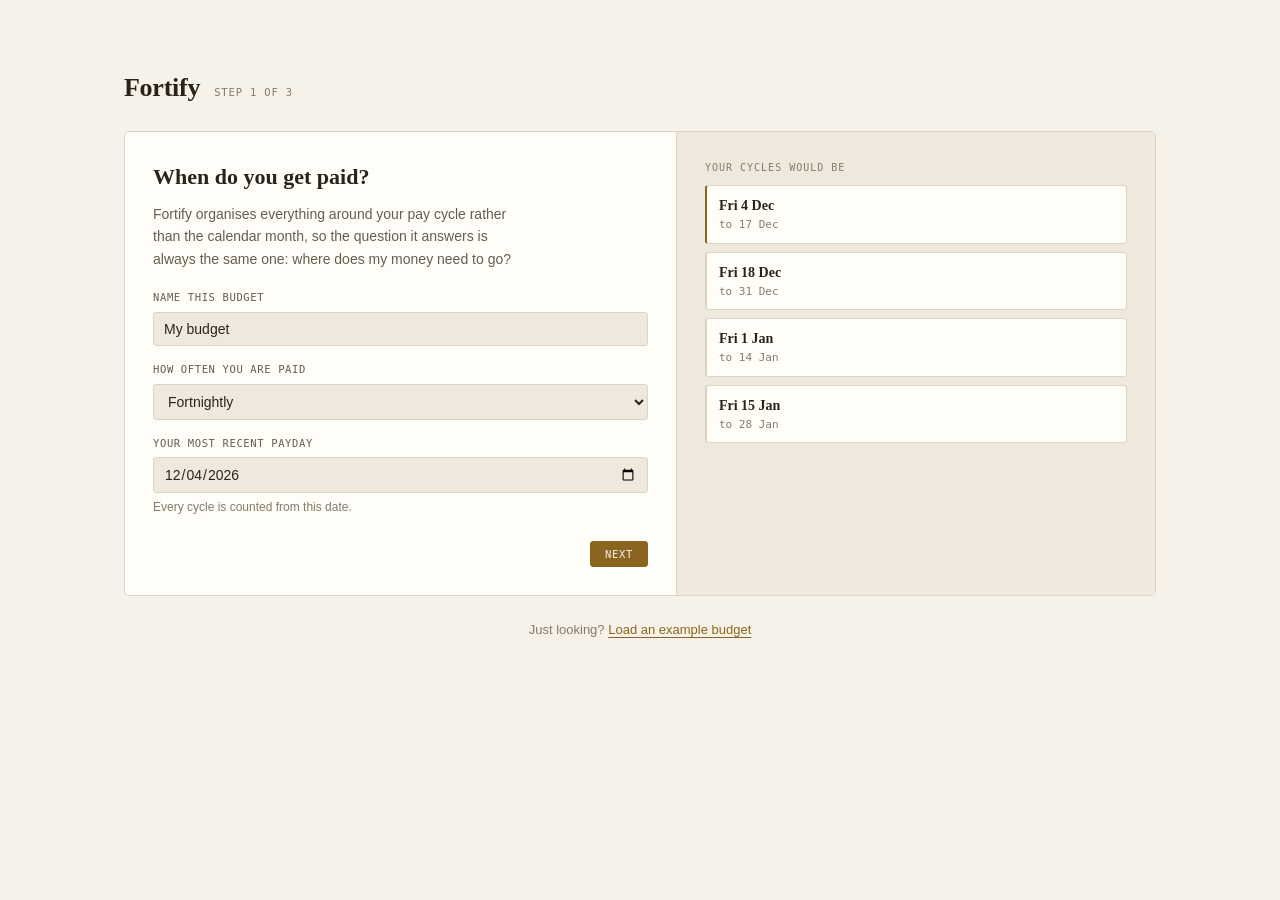
<file: index.html>
<!DOCTYPE html>
<html lang="en">
<head>
<meta charset="UTF-8">
<meta name="viewport" content="width=device-width, initial-scale=1.0, viewport-fit=cover">
<title>Fortify</title>
<meta name="description" content="Where does my money need to go? A forward-looking budget built around your pay cycle.">

<link rel="manifest" href="./manifest.webmanifest">
<link rel="icon" type="image/png" sizes="32x32" href="./favicon-32.png">
<link rel="icon" type="image/png" sizes="16x16" href="./favicon-16.png">
<link rel="apple-touch-icon" href="./icon-180.png">

<!-- Matches the app background so the phone chrome does not flash white. -->
<meta name="theme-color" content="#15120d" media="(prefers-color-scheme: dark)">
<meta name="theme-color" content="#f6f2ea" media="(prefers-color-scheme: light)">
<meta name="apple-mobile-web-app-capable" content="yes">
<meta name="apple-mobile-web-app-title" content="Fortify">

<!-- Budget data never leaves the browser, so there is nothing to index. -->
<meta name="robots" content="noindex">
  <script type="module" crossorigin src="./assets/index-Cbcy81L0.js"></script>
  <link rel="stylesheet" crossorigin href="./assets/index-Bfrrfs2s.css">
</head>
<body>
<div id="app"></div>
</body>
</html>
</file>
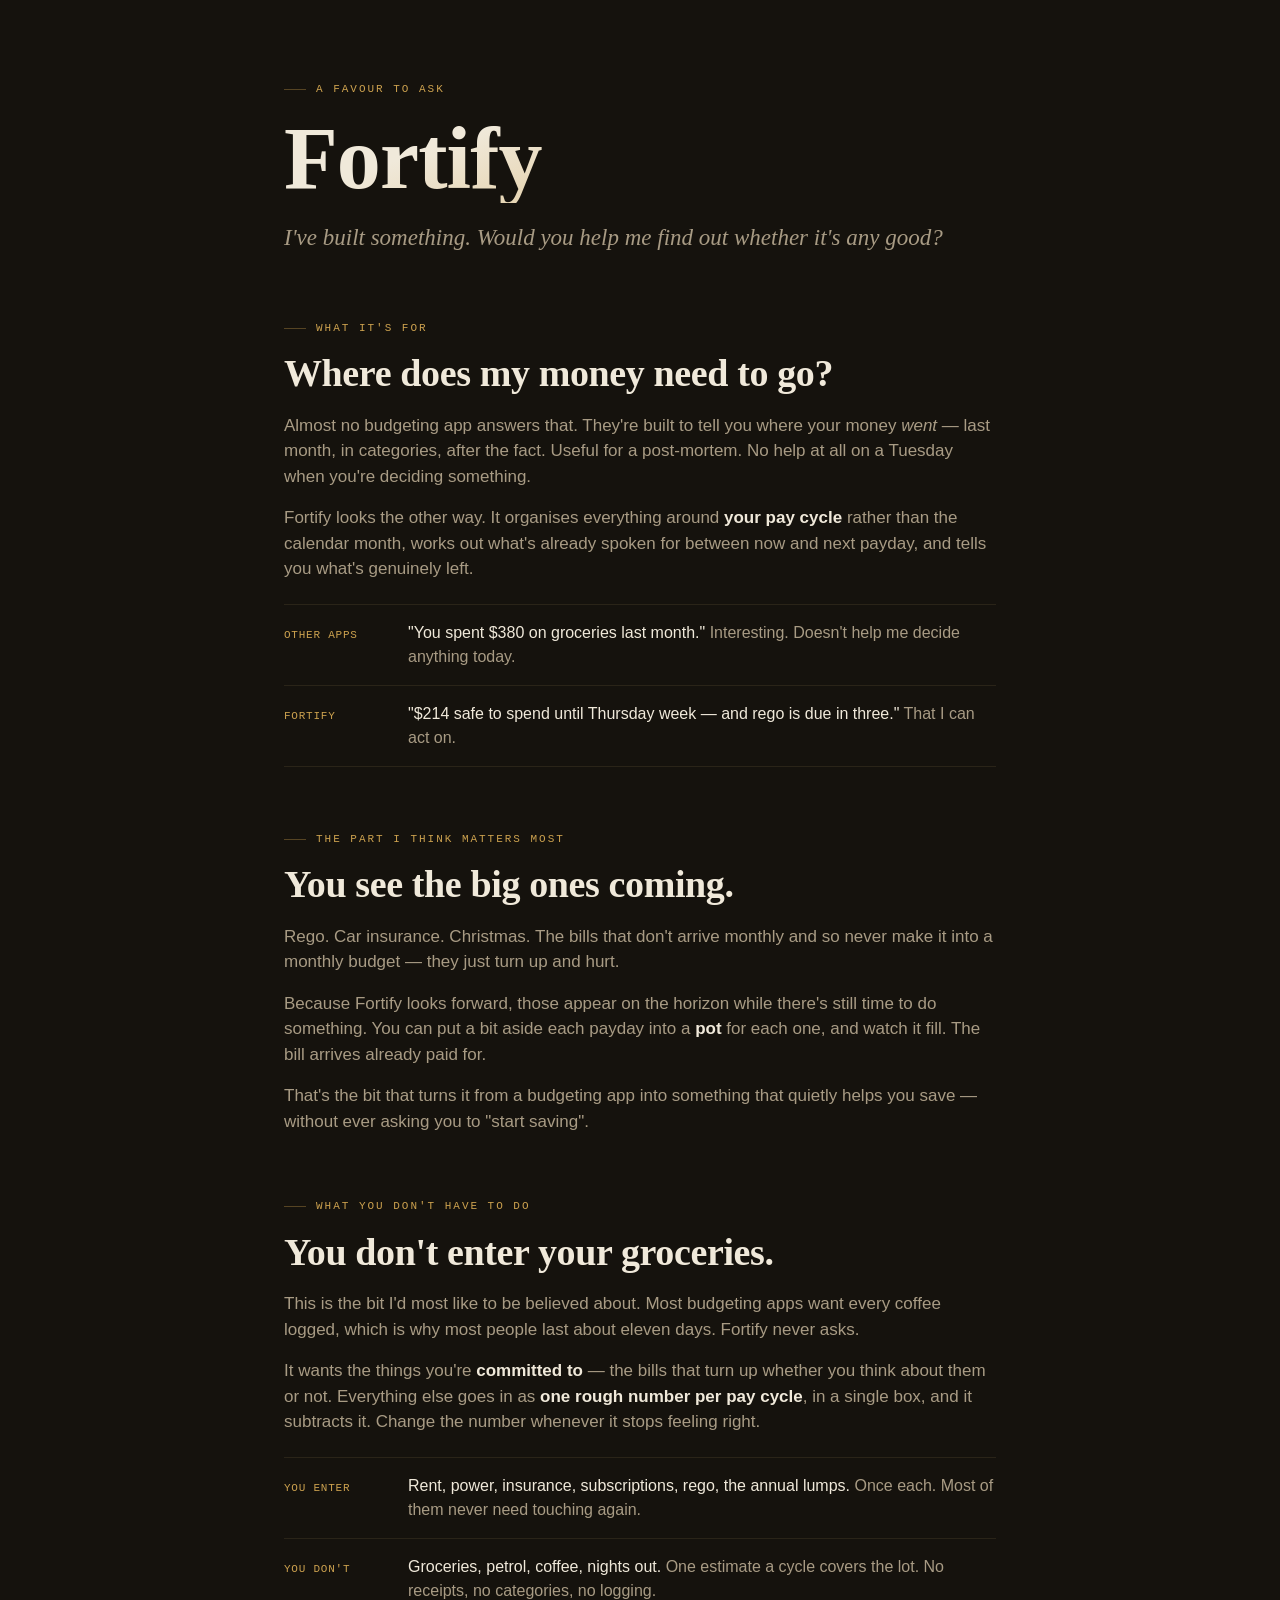
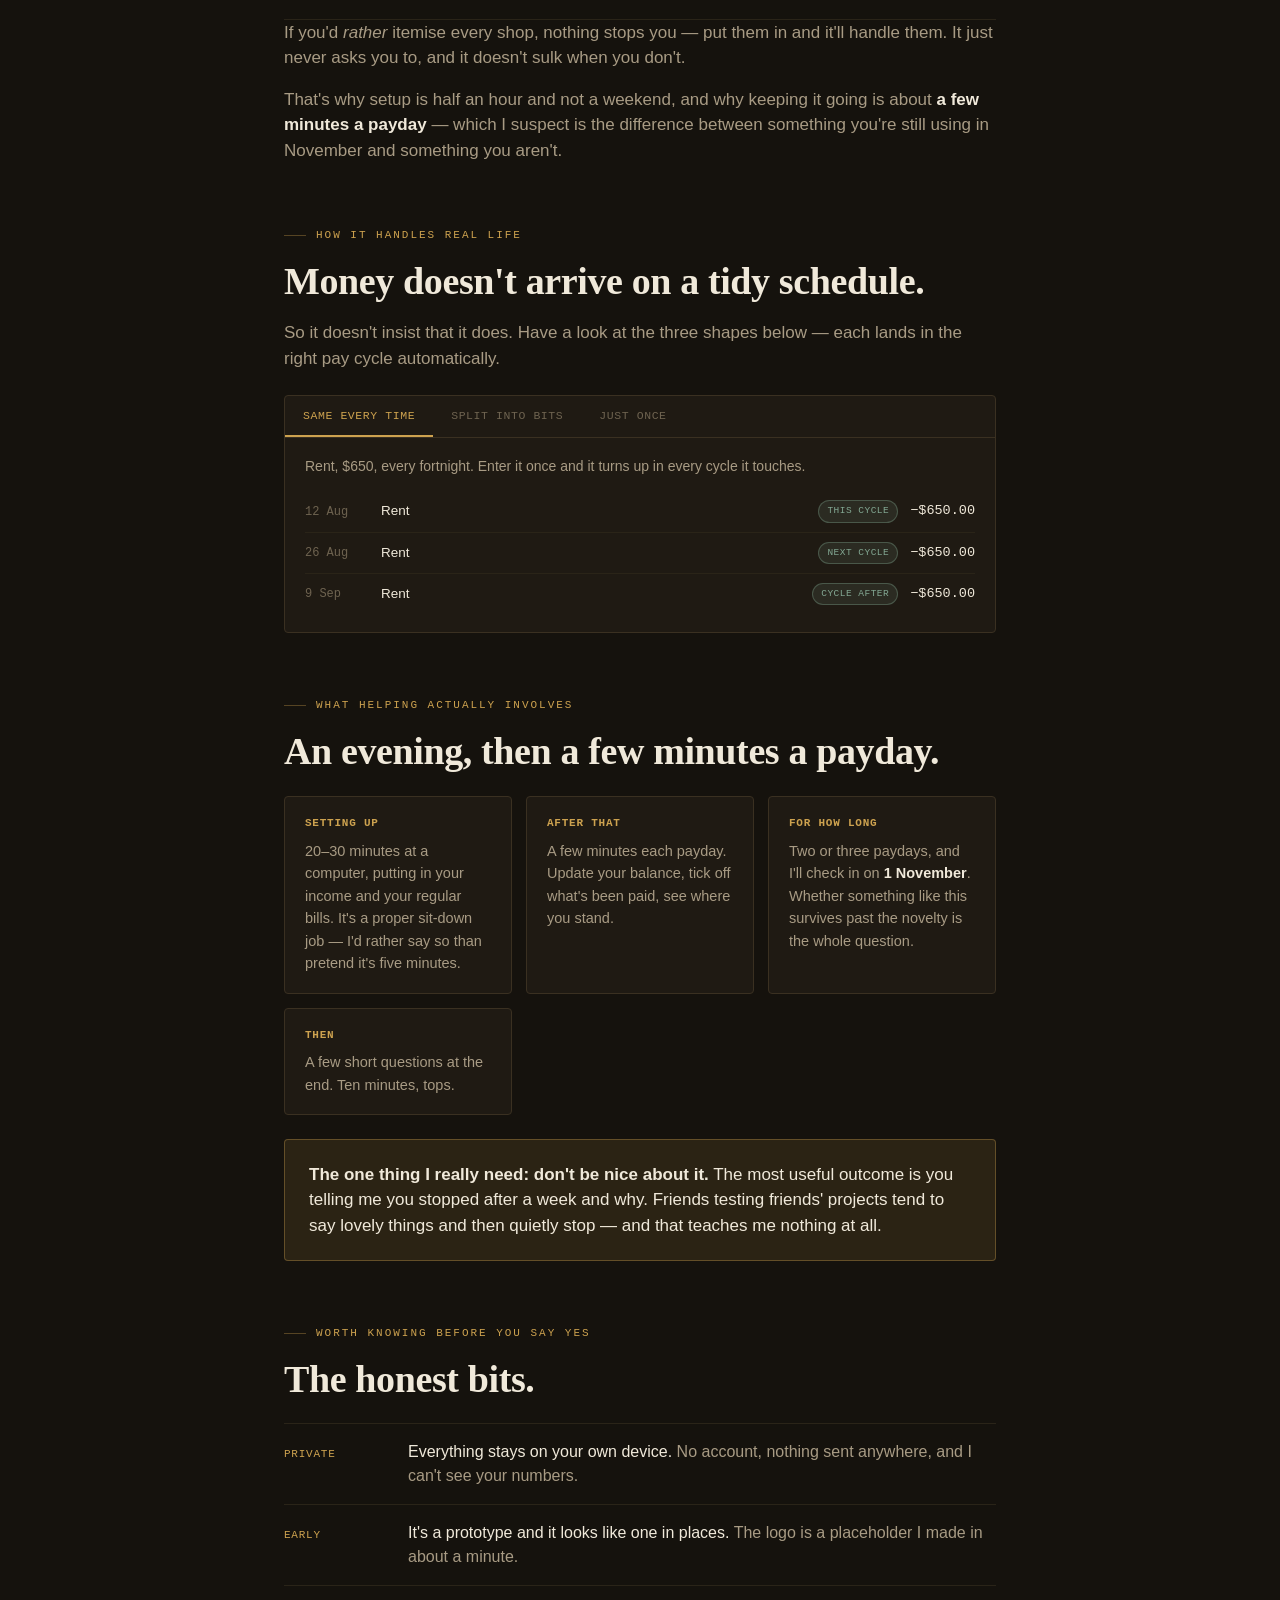
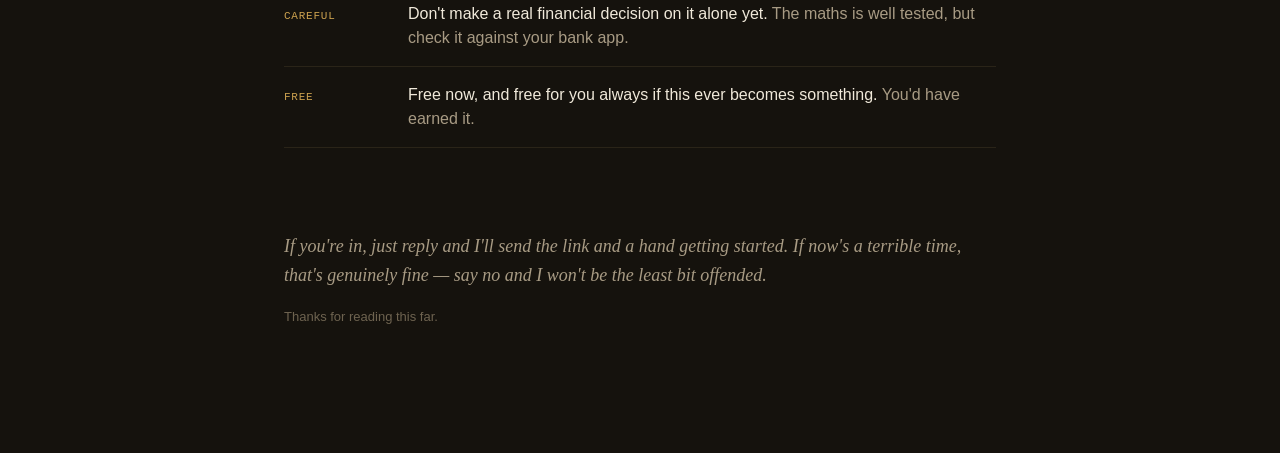
<file: invite.html>
<!DOCTYPE html>
<html lang="en">
<head>
<meta charset="UTF-8">
<meta name="viewport" content="width=device-width, initial-scale=1.0">
<title>Fortify — would you help me test it?</title>
<meta name="robots" content="noindex">
<style>
  :root{
    --bg:#15120d; --surface:#1f1a13; --surface-2:#2a2318;
    --line:#3a3021; --line-soft:#2a2418;
    --text:#f0e9da; --text-dim:#a89b84; --text-faint:#6e6350;
    --brass:#cda24f; --brass-dim:rgba(205,162,79,.12); --brass-line:rgba(205,162,79,.35);
    --sage:#83a893; --sage-dim:rgba(131,168,147,.12);
    --serif:"Iowan Old Style","Palatino Linotype",Palatino,Georgia,serif;
    --sans:-apple-system,BlinkMacSystemFont,"Segoe UI","Helvetica Neue",Arial,sans-serif;
    --mono:ui-monospace,"SF Mono","Cascadia Code",Consolas,monospace;
  }
  *{box-sizing:border-box}
  html,body{margin:0;padding:0;background:var(--bg);color:var(--text)}
  body{font-family:var(--sans);-webkit-font-smoothing:antialiased;line-height:1.5}
  ::selection{background:var(--brass-dim);color:var(--brass)}

  .page{max-width:760px;margin:0 auto;padding:9vh 24px 14vh;display:flex;flex-direction:column;gap:64px}

  .eyebrow{
    font-family:var(--mono);font-size:11px;letter-spacing:.18em;text-transform:uppercase;
    color:var(--brass);margin:0 0 16px;display:flex;align-items:center;gap:10px;
  }
  .eyebrow::before{content:'';width:22px;height:1px;background:var(--brass-line)}

  h1,h2{font-family:var(--serif);font-weight:600;text-wrap:balance;margin:0 0 18px;letter-spacing:-.01em}
  h1{font-size:clamp(52px,9vw,88px);line-height:1.02;
    background:linear-gradient(160deg,var(--text) 25%,var(--brass) 115%);
    -webkit-background-clip:text;-webkit-text-fill-color:transparent;background-clip:text}
  h2{font-size:clamp(26px,4vw,38px);line-height:1.12}

  p{margin:0 0 16px;color:var(--text-dim);font-size:17px;text-wrap:pretty}
  p:last-child{margin-bottom:0}
  strong{color:var(--text);font-weight:600}
  .sub{font-family:var(--serif);font-style:italic;font-size:clamp(18px,2.4vw,23px);color:var(--text-dim);margin:0}

  section{scroll-margin-top:40px}

  .rows{display:flex;flex-direction:column;margin-top:22px}
  .row{display:flex;gap:20px;align-items:baseline;padding:16px 0;border-bottom:1px solid var(--line-soft)}
  .row:first-child{border-top:1px solid var(--line-soft)}
  .row-tag{font-family:var(--mono);font-size:11px;color:var(--brass);letter-spacing:.07em;
    text-transform:uppercase;width:104px;flex-shrink:0}
  .row-body{font-size:16px;color:var(--text)}
  .row-body span{color:var(--text-dim)}

  /* the demo */
  .demo{margin-top:24px;border:1px solid var(--line);border-radius:4px;background:var(--surface);overflow:hidden}
  .demo-tabs{display:flex;border-bottom:1px solid var(--line);flex-wrap:wrap}
  .demo-tab{font-family:var(--mono);font-size:11.5px;letter-spacing:.05em;text-transform:uppercase;
    background:none;border:none;color:var(--text-faint);padding:13px 18px;cursor:pointer;
    border-bottom:2px solid transparent;transition:color .15s,border-color .15s}
  .demo-tab:hover{color:var(--text)}
  .demo-tab.active{color:var(--brass);border-bottom-color:var(--brass)}
  .demo-tab:focus-visible{outline:2px solid var(--brass);outline-offset:-2px}
  .demo-body{padding:18px 20px}
  .demo-caption{font-size:14px;color:var(--text-dim);margin:0 0 14px}
  .ledger-row{display:grid;grid-template-columns:64px 1fr auto auto;gap:12px;align-items:center;
    padding:9px 0;border-bottom:1px solid var(--line-soft);font-size:13.5px}
  .ledger-row:last-child{border-bottom:none}
  .ledger-date{font-family:var(--mono);color:var(--text-faint);font-size:12px}
  .ledger-amt{font-family:var(--mono);font-variant-numeric:tabular-nums;text-align:right}
  .chip{font-family:var(--mono);font-size:9.5px;letter-spacing:.05em;text-transform:uppercase;
    padding:3px 8px;border-radius:999px;white-space:nowrap;border:1px solid}
  .chip.week{color:var(--sage);border-color:rgba(131,168,147,.35);background:var(--sage-dim)}
  .chip.pot{color:var(--brass);border-color:var(--brass-line);background:var(--brass-dim)}

  .callout{
    border:1px solid var(--brass-line);background:var(--brass-dim);
    border-radius:4px;padding:22px 24px;margin-top:24px;
  }
  .callout p{color:var(--text);margin:0}

  .asks{display:grid;grid-template-columns:repeat(auto-fit,minmax(210px,1fr));gap:14px;margin-top:24px}
  .ask{border:1px solid var(--line);border-radius:4px;background:var(--surface);padding:18px 20px}
  .ask h3{font-family:var(--mono);font-size:11px;letter-spacing:.07em;text-transform:uppercase;
    color:var(--brass);margin:0 0 8px;font-weight:600}
  .ask p{font-size:14.5px;margin:0;line-height:1.55}

  /* No rule of its own — the preceding block already ends in one, and two
     lines a few pixels apart just look like a mistake. */
  .closing{padding-top:20px}
  .closing p{font-family:var(--serif);font-style:italic;font-size:18px;line-height:1.65}

  footer{color:var(--text-faint);font-size:13px;font-style:normal;font-family:var(--sans);
    display:block;margin-top:16px}

  /* On a phone the tag column and the four-column ledger both run out of room,
     so both stack rather than squeezing the text into a ribbon. */
  @media (max-width:520px){
    .page{gap:52px;padding:6vh 20px 12vh}
    .row{flex-direction:column;gap:6px}
    .row-tag{width:auto}
    .ledger-row{grid-template-columns:1fr auto;gap:5px 10px;padding:11px 0}
    .ledger-date{grid-area:1/1}
    .ledger-amt{grid-area:1/2}
    .ledger-row > span:nth-child(2){grid-area:2/1}
    .ledger-row .chip{grid-area:2/2}
    .demo-tab{padding:12px 14px}
  }
</style>
</head>
<body>
<main class="page">

  <section>
    <p class="eyebrow">A favour to ask</p>
    <h1>Fortify</h1>
    <p class="sub">I've built something. Would you help me find out whether it's any good?</p>
  </section>

  <section>
    <p class="eyebrow">What it's for</p>
    <h2>Where does my money need to go?</h2>
    <p>Almost no budgeting app answers that. They're built to tell you where your money
      <em>went</em> — last month, in categories, after the fact. Useful for a post-mortem. No help
      at all on a Tuesday when you're deciding something.</p>
    <p>Fortify looks the other way. It organises everything around <strong>your pay cycle</strong>
      rather than the calendar month, works out what's already spoken for between now and next
      payday, and tells you what's genuinely left.</p>
    <div class="rows">
      <div class="row"><span class="row-tag">Other apps</span><div class="row-body">"You spent $380 on groceries last month." <span>Interesting. Doesn't help me decide anything today.</span></div></div>
      <div class="row"><span class="row-tag">Fortify</span><div class="row-body">"$214 safe to spend until Thursday week — and rego is due in three." <span>That I can act on.</span></div></div>
    </div>
  </section>

  <section>
    <p class="eyebrow">The part I think matters most</p>
    <h2>You see the big ones coming.</h2>
    <p>Rego. Car insurance. Christmas. The bills that don't arrive monthly and so never make it
      into a monthly budget — they just turn up and hurt.</p>
    <p>Because Fortify looks forward, those appear on the horizon while there's still time to do
      something. You can put a bit aside each payday into a <strong>pot</strong> for each one, and
      watch it fill. The bill arrives already paid for.</p>
    <p>That's the bit that turns it from a budgeting app into something that quietly helps you
      save — without ever asking you to "start saving".</p>
  </section>

  <section>
    <p class="eyebrow">What you don't have to do</p>
    <h2>You don't enter your groceries.</h2>
    <p>This is the bit I'd most like to be believed about. Most budgeting apps want every coffee
      logged, which is why most people last about eleven days. Fortify never asks.</p>
    <p>It wants the things you're <strong>committed to</strong> — the bills that turn up whether
      you think about them or not. Everything else goes in as <strong>one rough number per pay
      cycle</strong>, in a single box, and it subtracts it. Change the number whenever it stops
      feeling right.</p>
    <div class="rows">
      <div class="row"><span class="row-tag">You enter</span><div class="row-body">Rent, power, insurance, subscriptions, rego, the annual lumps. <span>Once each. Most of them never need touching again.</span></div></div>
      <div class="row"><span class="row-tag">You don't</span><div class="row-body">Groceries, petrol, coffee, nights out. <span>One estimate a cycle covers the lot. No receipts, no categories, no logging.</span></div></div>
    </div>
    <p>If you'd <em>rather</em> itemise every shop, nothing stops you — put them in and it'll
      handle them. It just never asks you to, and it doesn't sulk when you don't.</p>
    <p>That's why setup is half an hour and not a weekend, and why keeping it going is about
      <strong>a few minutes a payday</strong> — which I suspect is the difference between
      something you're still using in November and something you aren't.</p>
  </section>

  <section>
    <p class="eyebrow">How it handles real life</p>
    <h2>Money doesn't arrive on a tidy schedule.</h2>
    <p>So it doesn't insist that it does. Have a look at the three shapes below — each lands in
      the right pay cycle automatically.</p>
    <div class="demo">
      <div class="demo-tabs" role="tablist" aria-label="Kinds of income and expense">
        <button class="demo-tab active" role="tab" aria-selected="true" data-demo="recurring">Same every time</button>
        <button class="demo-tab" role="tab" aria-selected="false" data-demo="split">Split into bits</button>
        <button class="demo-tab" role="tab" aria-selected="false" data-demo="oneoff">Just once</button>
      </div>
      <div class="demo-body">
        <p class="demo-caption" id="cap"></p>
        <div id="rows"></div>
      </div>
    </div>
  </section>

  <section>
    <p class="eyebrow">What helping actually involves</p>
    <h2>An evening, then a few minutes a payday.</h2>
    <div class="asks">
      <div class="ask">
        <h3>Setting up</h3>
        <p>20–30 minutes at a computer, putting in your income and your regular bills. It's a
          proper sit-down job — I'd rather say so than pretend it's five minutes.</p>
      </div>
      <div class="ask">
        <h3>After that</h3>
        <p>A few minutes each payday. Update your balance, tick off what's been paid, see where
          you stand.</p>
      </div>
      <div class="ask">
        <h3>For how long</h3>
        <p>Two or three paydays, and I'll check in on <strong>1 November</strong>. Whether
          something like this survives past the novelty is the whole question.</p>
      </div>
      <div class="ask">
        <h3>Then</h3>
        <p>A few short questions at the end. Ten minutes, tops.</p>
      </div>
    </div>
    <div class="callout">
      <p><strong>The one thing I really need: don't be nice about it.</strong> The most useful
        outcome is you telling me you stopped after a week and why. Friends testing friends'
        projects tend to say lovely things and then quietly stop — and that teaches me nothing at
        all.</p>
    </div>
  </section>

  <section>
    <p class="eyebrow">Worth knowing before you say yes</p>
    <h2>The honest bits.</h2>
    <div class="rows">
      <div class="row"><span class="row-tag">Private</span><div class="row-body">Everything stays on your own device. <span>No account, nothing sent anywhere, and I can't see your numbers.</span></div></div>
      <div class="row"><span class="row-tag">Early</span><div class="row-body">It's a prototype and it looks like one in places. <span>The logo is a placeholder I made in about a minute.</span></div></div>
      <div class="row"><span class="row-tag">Careful</span><div class="row-body">Don't make a real financial decision on it alone yet. <span>The maths is well tested, but check it against your bank app.</span></div></div>
      <div class="row"><span class="row-tag">Free</span><div class="row-body">Free now, and free for you always if this ever becomes something. <span>You'd have earned it.</span></div></div>
    </div>
  </section>

  <section class="closing">
    <p>If you're in, just reply and I'll send the link and a hand getting started. If now's a
      terrible time, that's genuinely fine — say no and I won't be the least bit offended.</p>
    <footer>Thanks for reading this far.</footer>
  </section>

</main>

<script>
(function(){
  var data = {
    recurring: {
      caption: 'Rent, $650, every fortnight. Enter it once and it turns up in every cycle it touches.',
      rows: [['12 Aug','Rent','−$650.00','week','This cycle'],
             ['26 Aug','Rent','−$650.00','week','Next cycle'],
             ['9 Sep','Rent','−$650.00','week','Cycle after']]
    },
    split: {
      caption: 'Car insurance, $840 a year, paid in uneven instalments. No forced monthly box — you say when and how much.',
      rows: [['1 Feb','Car insurance (1 of 7)','−$140.00','pot','From a pot'],
             ['1 Mar','Car insurance (2 of 7)','−$110.00','pot','From a pot'],
             ['1 Apr','Car insurance (3 of 7)','−$110.00','pot','From a pot']]
    },
    oneoff: {
      caption: 'Concert tickets, $180, once. No pattern needed — it just lands in whichever cycle it falls in.',
      rows: [['3 Oct','Concert tickets','−$180.00','week','Next cycle']]
    }
  };

  function draw(key){
    var d = data[key];
    document.getElementById('cap').textContent = d.caption;
    document.getElementById('rows').innerHTML = d.rows.map(function(r){
      return '<div class="ledger-row"><span class="ledger-date">' + r[0] + '</span>' +
             '<span>' + r[1] + '</span>' +
             '<span class="chip ' + r[3] + '">' + r[4] + '</span>' +
             '<span class="ledger-amt">' + r[2] + '</span></div>';
    }).join('');
  }

  var tabs = document.querySelectorAll('.demo-tab');
  tabs.forEach(function(tab){
    tab.addEventListener('click', function(){
      tabs.forEach(function(t){ t.classList.remove('active'); t.setAttribute('aria-selected','false'); });
      tab.classList.add('active'); tab.setAttribute('aria-selected','true');
      draw(tab.dataset.demo);
    });
  });
  draw('recurring');
})();
</script>
</body>
</html>
</file>
<file: assets/index-Bfrrfs2s.css>
:root{--serif:"Iowan Old Style", "Palatino Linotype", Palatino, Georgia, serif;--sans:-apple-system, BlinkMacSystemFont, "Segoe UI", "Helvetica Neue", Arial, sans-serif;--mono:ui-monospace, "SF Mono", "Cascadia Code", Consolas, monospace}:root,:root[data-theme=dark]{--lightningcss-light: ;--lightningcss-dark:initial;color-scheme:dark;--bg:#15120d;--surface:#1f1a13;--surface-2:#2a2318;--line:#3a3021;--line-soft:#2a2418;--text:#f0e9da;--text-dim:#a89b84;--text-faint:#6e6350;--brass:#cda24f;--brass-dim:#cda24f1f;--brass-line:#cda24f59;--brass-wash:#cda24f0a;--pos:#83a893;--pos-dim:#83a8931a;--pos-line:#83a89366;--pos-wash:#83a8930d;--neg:#bd6249;--neg-line:#bd624973;--warn:#d99a4e;--warn-dim:#d99a4e14;--warn-line:#d99a4e66}@media (prefers-color-scheme:light){:root:not([data-theme=dark]){--lightningcss-light:initial;--lightningcss-dark: ;color-scheme:light;--bg:#f6f2ea;--surface:#fffdf8;--surface-2:#efe9dd;--line:#ddd4c3;--line-soft:#ebe4d6;--text:#2a2318;--text-dim:#665d4e;--text-faint:#857b69;--brass:#8a6520;--brass-dim:#8a65201a;--brass-line:#8a652052;--brass-wash:#8a65200d;--pos:#3c6a50;--pos-dim:#3c6a501a;--pos-line:#3c6a5059;--pos-wash:#3c6a500d;--neg:#a4402a;--neg-line:#a4402a66;--warn:#8e6116;--warn-dim:#8e61161a;--warn-line:#8e611659}}:root[data-theme=light]{--lightningcss-light:initial;--lightningcss-dark: ;color-scheme:light;--bg:#f6f2ea;--surface:#fffdf8;--surface-2:#efe9dd;--line:#ddd4c3;--line-soft:#ebe4d6;--text:#2a2318;--text-dim:#665d4e;--text-faint:#857b69;--brass:#8a6520;--brass-dim:#8a65201a;--brass-line:#8a652052;--brass-wash:#8a65200d;--pos:#3c6a50;--pos-dim:#3c6a501a;--pos-line:#3c6a5059;--pos-wash:#3c6a500d;--neg:#a4402a;--neg-line:#a4402a66;--warn:#8e6116;--warn-dim:#8e61161a;--warn-line:#8e611659}*{box-sizing:border-box}body{background:var(--bg);color:var(--text);font-family:var(--sans);-webkit-font-smoothing:antialiased;margin:0;font-size:15px;line-height:1.5}#app{flex-direction:column;gap:32px;max-width:1080px;margin:0 auto;padding:32px 24px 96px;display:flex}h1,h2,h3,h4{font-family:var(--serif);margin:0;font-weight:600}.app-header{justify-content:space-between;align-items:flex-start;gap:16px;display:flex}.app-header h1{letter-spacing:-.01em;font-size:26px}.subtitle{color:var(--text-dim);margin:2px 0 0;font-size:13px}.header-actions{flex-wrap:wrap;justify-content:flex-end;align-items:center;gap:10px;display:flex}.save-state{font-family:var(--mono);letter-spacing:.06em;text-transform:uppercase;color:var(--text-faint);white-space:nowrap;font-size:10.5px}.save-state.is-saved{color:var(--pos)}.save-state.is-error{color:var(--neg);cursor:help}.ghost-btn{font-family:var(--mono);letter-spacing:.06em;text-transform:uppercase;color:var(--text-dim);background:var(--surface);border:1px solid var(--line);cursor:pointer;border-radius:3px;padding:6px 12px;font-size:10.5px;transition:border-color .15s,color .15s}.ghost-btn:hover{border-color:var(--brass-line);color:var(--brass)}.ghost-btn:focus-visible{outline:2px solid var(--brass);outline-offset:2px}.prototype-badge{font-family:var(--mono);letter-spacing:.12em;text-transform:uppercase;color:var(--brass);border:1px solid var(--brass-line);background:var(--brass-dim);white-space:nowrap;border-radius:999px;padding:4px 10px;font-size:10px}.runway{border:1px solid var(--line);background:var(--surface);border-radius:4px;flex-direction:column;gap:12px;padding:24px;display:flex}.mode-tabs{flex-wrap:wrap;gap:4px;display:flex}.mode-tab{font-family:var(--mono);letter-spacing:.06em;text-transform:uppercase;color:var(--text-faint);cursor:pointer;background:0 0;border:1px solid #0000;border-radius:3px;padding:7px 13px;font-size:11px;transition:color .15s,border-color .15s,background .15s}.mode-tab:hover:not(:disabled){color:var(--text)}.mode-tab.active{color:var(--brass);border-color:var(--brass-line);background:var(--brass-dim)}.mode-tab:disabled{opacity:.35;cursor:not-allowed}.mode-tab:focus-visible{outline:2px solid var(--brass);outline-offset:2px}.runway-figure{font-family:var(--serif);color:var(--pos);font-variant-numeric:tabular-nums;margin:4px 0 0;font-size:clamp(40px,8vw,60px);line-height:1}.runway-figure.neg{color:var(--neg)}.runway-caption{color:var(--text-dim);max-width:62ch;margin:0;font-size:14px}.assumptions{flex-wrap:wrap;gap:6px;margin-top:4px;display:flex}.chip{font-family:var(--mono);letter-spacing:.04em;color:var(--text-faint);border:1px solid var(--line);white-space:nowrap;border-radius:999px;padding:4px 10px;font-size:10.5px}.chip-warn{color:var(--warn);border-color:var(--warn-line)}.chip-soft{color:var(--text-dim)}.balance-control{border-top:1px solid var(--line-soft);flex-wrap:wrap;align-items:baseline;gap:14px;margin-top:4px;padding-top:14px;display:flex}.balance-field{align-items:center;gap:10px;display:flex}.balance-label{font-family:var(--mono);letter-spacing:.06em;text-transform:uppercase;color:var(--text-dim);font-size:10.5px}.balance-input-wrap{align-items:center;gap:3px;display:inline-flex}.balance-input-wrap .currency{font-family:var(--mono);color:var(--text-faint);font-size:13px}.balance-control input{text-align:right;width:120px;font-family:var(--mono);font-variant-numeric:tabular-nums;color:var(--text);background:var(--surface-2);border:1px solid var(--line);border-radius:3px;padding:6px 9px;font-size:15px}.balance-control input:hover{border-color:var(--brass-line)}.balance-control input:focus-visible{outline:2px solid var(--brass);outline-offset:1px}.balance-control input::-webkit-outer-spin-button{appearance:none;margin:0}.balance-control input::-webkit-inner-spin-button{appearance:none;margin:0}.balance-control input{-moz-appearance:textfield}.balance-control input[type=date]{text-align:left;width:auto;min-width:150px;font-family:var(--sans);font-size:13px}.balance-control.is-empty input{border-style:dashed;border-color:var(--warn-line)}.balance-control.is-empty input::placeholder{color:var(--warn);font-size:13px;font-style:italic}.balance-note{font-family:var(--mono);color:var(--text-faint);font-size:10.5px}.balance-note.is-stale{color:var(--warn)}.dialog{border:1px solid var(--line);background:var(--surface);color:var(--text);border-radius:5px;width:calc(100% - 32px);max-width:420px;padding:0}.dialog::backdrop{background:#0000008c}.dialog-body{flex-direction:column;gap:18px;padding:24px;display:flex}.dialog-body h2{font-size:20px}.field{flex-direction:column;gap:6px;display:flex}.field>span{font-family:var(--mono);letter-spacing:.06em;text-transform:uppercase;color:var(--text-dim);font-size:10.5px}.field small{color:var(--text-faint);font-size:12px;line-height:1.45}.field input,.field select{font-family:var(--sans);color:var(--text);background:var(--surface-2);border:1px solid var(--line);border-radius:3px;padding:8px 10px;font-size:14px}.field input[type=number]{font-family:var(--mono);font-variant-numeric:tabular-nums;text-align:right;width:120px}.field input:focus-visible,.field select:focus-visible{outline:2px solid var(--brass);outline-offset:1px}.dialog-actions{justify-content:flex-end;gap:8px;margin-top:4px;display:flex}.primary-btn{font-family:var(--mono);letter-spacing:.06em;text-transform:uppercase;color:var(--bg);background:var(--brass);border:1px solid var(--brass);cursor:pointer;border-radius:3px;padding:6px 14px;font-size:10.5px}.primary-btn:hover{filter:brightness(1.08)}.primary-btn:focus-visible{outline:2px solid var(--brass);outline-offset:2px}.section-head{justify-content:space-between;align-items:baseline;gap:12px;display:flex}.section-head h2{margin-bottom:0}.label-edit{font:inherit;color:inherit;cursor:pointer;text-align:left;background:0 0;border:none;border-bottom:1px dashed #0000;padding:0}.label-edit:hover{color:var(--brass);border-bottom-color:var(--brass-line)}.label-edit:focus-visible{outline:2px solid var(--brass);outline-offset:2px;border-radius:2px}.dialog-wide{max-width:560px}.dialog-body h2{margin-bottom:2px}.field-pair{grid-template-columns:1fr 1fr;gap:14px;display:grid}.dialog-error{color:var(--neg);border:1px solid var(--neg-line);background:#bd62491a;border-radius:3px;margin:0;padding:10px 12px;font-size:13px}.dialog-actions .spacer{flex:1}.danger-btn{font-family:var(--mono);letter-spacing:.06em;text-transform:uppercase;color:var(--neg);border:1px solid var(--neg-line);cursor:pointer;background:0 0;border-radius:3px;padding:6px 12px;font-size:10.5px}.danger-btn:hover{background:#bd62491a}.danger-btn:focus-visible{outline:2px solid var(--neg);outline-offset:2px}.ghost-btn.tiny{padding:4px 8px;font-size:9.5px}.field-note{color:var(--text-faint);margin:-8px 0 0;font-size:12px;line-height:1.45}.dialog-note{color:var(--warn);background:var(--warn-dim);border:1px solid var(--warn-line);border-radius:3px;margin:0;padding:10px 12px;font-size:12.5px;line-height:1.5}.empty-note{color:var(--text-faint);border:1px dashed var(--line);border-radius:4px;grid-column:1/-1;margin:0;padding:20px;font-size:13.5px;line-height:1.5}.pot-head h4{font-family:var(--serif);font-weight:600}.radio-row{flex-wrap:wrap;gap:8px;display:flex}.radio-card{border:1px solid var(--line);cursor:pointer;background:var(--surface-2);border-radius:3px;flex-direction:column;flex:150px;gap:2px;padding:10px 12px;transition:border-color .15s,background .15s;display:flex}.radio-card:hover{border-color:var(--brass-line)}.radio-card.selected{border-color:var(--brass);background:var(--brass-dim)}.radio-card input{opacity:0;pointer-events:none;position:absolute}.radio-card:focus-within{outline:2px solid var(--brass);outline-offset:2px}.radio-label{color:var(--text);font-size:13.5px}.radio-card.selected .radio-label{color:var(--brass)}.radio-hint{color:var(--text-faint);font-size:11.5px;line-height:1.35}.every-row{flex-wrap:wrap;align-items:center;gap:8px;display:flex}.every-prefix{color:var(--text-dim);font-size:13.5px}.every-count{text-align:right;flex:none;width:5.5rem}.every-unit{flex:8rem;min-width:8rem}.instalments{flex-direction:column;gap:8px;display:flex}.instalment-row{align-items:center;gap:8px;display:flex}.instalment-row input[type=date]{font-family:var(--sans);color:var(--text);background:var(--surface-2);border:1px solid var(--line);border-radius:3px;flex:1;padding:6px 8px;font-size:13px}.instalment-row input[type=number]{text-align:right;width:90px;font-family:var(--mono);font-variant-numeric:tabular-nums;color:var(--text);background:var(--surface-2);border:1px solid var(--line);border-radius:3px;padding:6px 8px;font-size:13px}.windows{grid-template-columns:repeat(4,1fr);gap:12px;display:grid}.window-card{border:1px solid var(--line);background:var(--surface);border-radius:4px;padding:16px;position:relative;overflow:hidden}.window-card:before{content:"";background:var(--line);height:2px;position:absolute;inset:0 0 auto}.window-card.current:before{background:var(--brass)}.window-card.tight:before{background:var(--warn)}.window-card.over:before{background:var(--neg)}.window-card.current{border-color:var(--brass-line)}.wc-label{font-family:var(--mono);letter-spacing:.1em;text-transform:uppercase;color:var(--text-faint);margin:0 0 2px;font-size:10px}.window-card.current .wc-label{color:var(--brass)}.wc-date{font-family:var(--serif);color:var(--text);margin:0 0 12px;font-size:15px}.wc-stats{flex-direction:column;gap:5px;margin:0;font-size:12.5px;display:flex}.wc-stats>div{justify-content:space-between;gap:8px;display:flex}.wc-stats dt{color:var(--text-faint);margin:0}.wc-stats dd{font-family:var(--mono);font-variant-numeric:tabular-nums;margin:0;font-size:12px}.wc-net{border-top:1px solid var(--line-soft);margin-top:2px;padding-top:6px}.wc-net dt{color:var(--text-dim)}.wc-net dd{font-weight:700}.pos{color:var(--pos)}.neg{color:var(--neg)}.pots h2,.detail h2{margin-bottom:12px;font-size:19px}.pot-grid{grid-template-columns:repeat(auto-fit,minmax(260px,1fr));gap:12px;display:grid}.pot{border:1px solid var(--line);background:var(--surface);border-radius:4px;padding:16px}.pot-overdue{border-color:var(--neg-line)}.pot-head{justify-content:space-between;align-items:baseline;gap:10px;display:flex}.pot-head h4{font-size:15px}.pot-balance{font-family:var(--mono);font-variant-numeric:tabular-nums;color:var(--brass);font-size:13px}.pot-target{color:var(--text-faint)}.pot-bar{background:var(--surface-2);border-radius:999px;height:3px;margin:12px 0 8px;overflow:hidden}.pot-bar span{background:var(--brass);height:100%;display:block}.pot-detail{color:var(--text-dim);margin:0;font-size:12.5px}.window-section{margin-bottom:20px}.ws-header{border-bottom:1px solid var(--line);align-items:baseline;gap:12px;padding-bottom:8px;display:flex}.ws-header h3{font-size:16px}.ws-range{font-family:var(--mono);color:var(--text-faint);font-size:11px}.ws-net{font-family:var(--mono);font-variant-numeric:tabular-nums;margin-left:auto;font-size:13px;font-weight:700}.table-scroll{overflow-x:auto}.ledger{border-collapse:collapse;width:100%;min-width:660px}.ledger th{font-family:var(--mono);letter-spacing:.08em;text-transform:uppercase;color:var(--text-faint);text-align:left;border-bottom:1px solid var(--line-soft);padding:10px 8px 6px 0;font-size:10px;font-weight:400}.ledger th.r{text-align:right}.ledger td{border-bottom:1px solid var(--line-soft);vertical-align:middle;padding:8px 8px 8px 0;font-size:13.5px}.ledger tbody tr:last-child td{border-bottom:none}.cell-date{font-family:var(--mono);color:var(--text-faint);width:62px;font-size:12px}.cell-label{color:var(--text);min-width:170px}.cell-amount{text-align:right;font-family:var(--mono);font-variant-numeric:tabular-nums;white-space:nowrap;width:104px;font-size:13px}.cell-amount.muted{color:var(--text-faint)}.cell-assign{width:150px}.empty{color:var(--text-faint);font-style:italic}.row-income .cell-label{color:var(--pos)}.row-income td{background:var(--pos-wash)}.row-elsewhere .cell-label,.row-elsewhere .cell-amount{opacity:.55}.funding-note{font-family:var(--mono);letter-spacing:.06em;text-transform:uppercase;color:var(--brass);border:1px solid var(--brass-line);opacity:1;border-radius:999px;margin-left:8px;padding:2px 7px;font-size:9.5px;display:inline-block}.amount-entry{justify-content:flex-end;align-items:center;gap:2px;display:flex}.amount-entry .currency{font-family:var(--mono);color:var(--text-faint);font-size:12px}.amount-input{text-align:right;width:76px;font-family:var(--mono);font-variant-numeric:tabular-nums;color:var(--neg);background:var(--surface-2);border:1px solid var(--line);border-radius:3px;padding:4px 6px;font-size:13px}.amount-input::placeholder{color:var(--warn);opacity:.6;font-style:italic}.amount-input:hover{border-color:var(--brass-line)}.amount-input:focus-visible{outline:2px solid var(--brass);outline-offset:1px}.amount-input::-webkit-outer-spin-button{appearance:none;margin:0}.amount-input::-webkit-inner-spin-button{appearance:none;margin:0}.amount-input{-moz-appearance:textfield}.amount-entry.is-estimate .amount-input{border-style:dashed;border-color:var(--warn-line)}.paid-check{cursor:pointer;font-family:var(--mono);letter-spacing:.05em;text-transform:uppercase;color:var(--text-faint);white-space:nowrap;align-items:center;gap:6px;font-size:10px;display:inline-flex}.paid-check:hover{color:var(--text-dim)}.paid-check input{accent-color:var(--pos);cursor:pointer;margin:0}.paid-check.is-paid{color:var(--pos)}.paid-check:focus-within{outline:2px solid var(--brass);outline-offset:3px;border-radius:3px}.assign{width:100%;font-family:var(--sans);background:var(--surface-2);color:var(--text-dim);border:1px solid var(--line);cursor:pointer;border-radius:3px;padding:5px 7px;font-size:12px}.assign:hover{border-color:var(--brass-line);color:var(--text)}.assign:focus-visible{outline:2px solid var(--brass);outline-offset:1px}.assign.from-pot{color:var(--brass);border-color:var(--brass-line);background:var(--brass-dim)}.assign.external{color:var(--text-faint);font-style:italic}.ledger tfoot td{padding:9px 8px 9px 0;font-size:13px}.totals-row td{border-top:1px solid var(--line);background:var(--surface-2);color:var(--text-dim);font-weight:600}.pots-row td{background:var(--pos-wash);color:var(--pos)}.living-row td{background:var(--brass-wash);color:var(--brass)}.pot-contribs{flex-wrap:wrap;justify-content:flex-end;gap:6px 14px;display:flex}.contrib{align-items:center;gap:4px;display:inline-flex}.contrib-name{font-family:var(--mono);letter-spacing:.05em;text-transform:uppercase;color:var(--text-faint);font-size:10px}.contrib .currency{color:var(--pos)}.contrib-input{text-align:right;width:68px;font-family:var(--mono);font-variant-numeric:tabular-nums;color:var(--pos);background:var(--surface);border:1px dashed var(--pos-line);border-radius:3px;padding:3px 6px;font-size:12.5px}.contrib-input::placeholder{color:var(--text-faint);font-style:italic}.contrib-input:hover{border-style:solid}.contrib-input:focus-visible{outline:2px solid var(--pos);outline-offset:1px}.contrib-input::-webkit-outer-spin-button{appearance:none;margin:0}.contrib-input::-webkit-inner-spin-button{appearance:none;margin:0}.contrib-input{-moz-appearance:textfield}.cell-total.saved{color:var(--pos)}.cell-total.muted{color:var(--text-faint);font-weight:400}.net-row td{border-top:1px solid var(--line);background:var(--surface-2);color:var(--text);font-weight:600}.cell-total{text-align:right;font-family:var(--mono);font-variant-numeric:tabular-nums;white-space:nowrap;font-size:13px;font-weight:700}.cell-hint{font-family:var(--mono);color:var(--text-faint);text-align:right;font-size:10.5px;font-weight:400}.living-entry .living-input{text-align:right;width:76px;font-family:var(--mono);font-variant-numeric:tabular-nums;color:var(--brass);background:var(--surface);border:1px dashed var(--brass-line);border-radius:3px;padding:4px 6px;font-size:13px}.living-entry .living-input::placeholder{color:var(--text-faint);font-style:italic}.living-entry .living-input:hover{border-style:solid}.living-entry .living-input:focus-visible{outline:2px solid var(--brass);outline-offset:1px}.living-entry .living-input::-webkit-outer-spin-button{appearance:none;margin:0}.living-entry .living-input::-webkit-inner-spin-button{appearance:none;margin:0}.living-entry .living-input{-moz-appearance:textfield}.living-entry .currency{color:var(--brass)}.status{font-family:var(--mono);letter-spacing:.05em;text-transform:uppercase;white-space:nowrap;border:1px solid;border-radius:999px;padding:3px 8px;font-size:10px}.status-settled,.status-received{color:var(--pos);border-color:var(--pos-line);background:var(--pos-dim)}.status-confirmed{color:var(--text-dim);border-color:var(--line)}.status-expected{color:var(--warn);border-color:var(--warn-line);background:var(--warn-dim)}@media (max-width:860px){.windows{grid-template-columns:repeat(2,1fr)}}@media (max-width:520px){#app{padding:20px 16px 64px}.windows{grid-template-columns:1fr}.ws-net{width:100%;margin-left:0}}.wizard{flex-direction:column;gap:24px;padding-top:4vh;display:flex}.wiz-header{align-items:baseline;gap:14px;display:flex}.wiz-header h1{letter-spacing:-.01em;font-size:26px}.wiz-progress{font-family:var(--mono);letter-spacing:.08em;text-transform:uppercase;color:var(--text-faint);margin:0;font-size:10.5px}.wiz-card{border:1px solid var(--line);background:var(--surface);border-radius:5px;grid-template-columns:1.15fr 1fr;gap:0;display:grid;overflow:hidden}.wiz-form{flex-direction:column;gap:16px;padding:28px;display:flex}.wiz-form h2{font-size:22px}.wiz-blurb{color:var(--text-dim);max-width:46ch;margin:-6px 0 4px;font-size:14px;line-height:1.6}.wiz-actions{align-items:center;gap:8px;margin-top:8px;display:flex}.wiz-actions .spacer{flex:1}.wiz-preview{background:var(--surface-2);border-left:1px solid var(--line);flex-direction:column;gap:10px;padding:28px;display:flex}.wiz-preview-label{font-family:var(--mono);letter-spacing:.1em;text-transform:uppercase;color:var(--text-faint);margin:0;font-size:10px}.wiz-preview-note{color:var(--text-faint);margin:4px 0 0;font-size:12.5px;line-height:1.5}.wiz-cycles{flex-direction:column;gap:8px;margin:0;padding:0;list-style:none;display:flex}.wiz-cycles li{border:1px solid var(--line);border-left:2px solid var(--line);background:var(--surface);border-radius:3px;flex-direction:column;gap:1px;padding:9px 12px;display:flex}.wiz-cycles li.is-current{border-left-color:var(--brass)}.wiz-cycles strong{font-family:var(--serif);font-size:14px;font-weight:600}.wiz-cycles span{font-family:var(--mono);color:var(--text-faint);font-size:11px}.wiz-figure{font-family:var(--serif);color:var(--pos);font-variant-numeric:tabular-nums;margin:0;font-size:clamp(30px,4vw,40px);line-height:1}.wiz-escape{color:var(--text-faint);text-align:center;margin:0;font-size:13px}.link-btn{font:inherit;color:var(--brass);cursor:pointer;text-underline-offset:3px;background:0 0;border:none;padding:0;text-decoration:underline}.link-btn:focus-visible{outline:2px solid var(--brass);outline-offset:2px;border-radius:2px}@media (max-width:760px){.wiz-card{grid-template-columns:1fr}.wiz-preview{border-left:none;border-top:1px solid var(--line)}}.dialog-section{border-top:1px solid var(--line);background:var(--surface-2);gap:12px;padding-top:20px}.dialog-section h3{font-size:15px}.dialog-section .field-note{margin:0}
</file>
